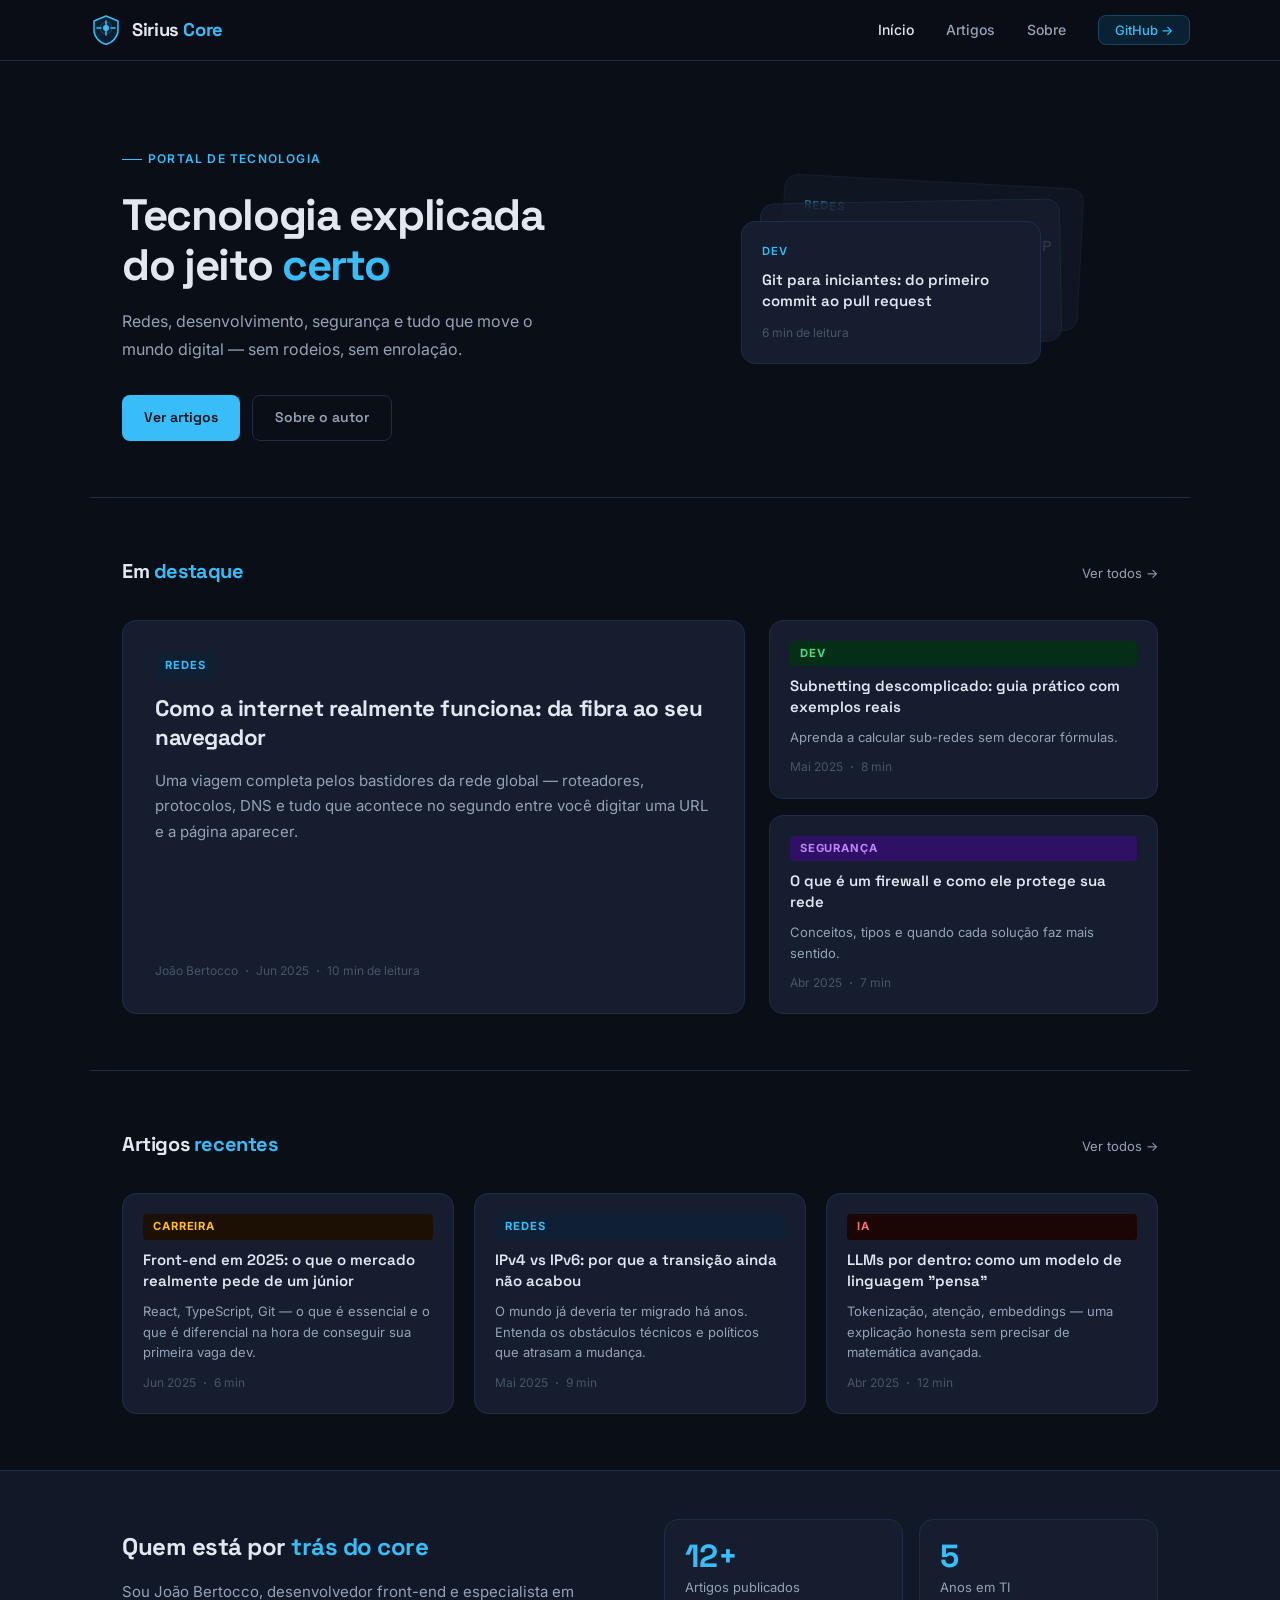
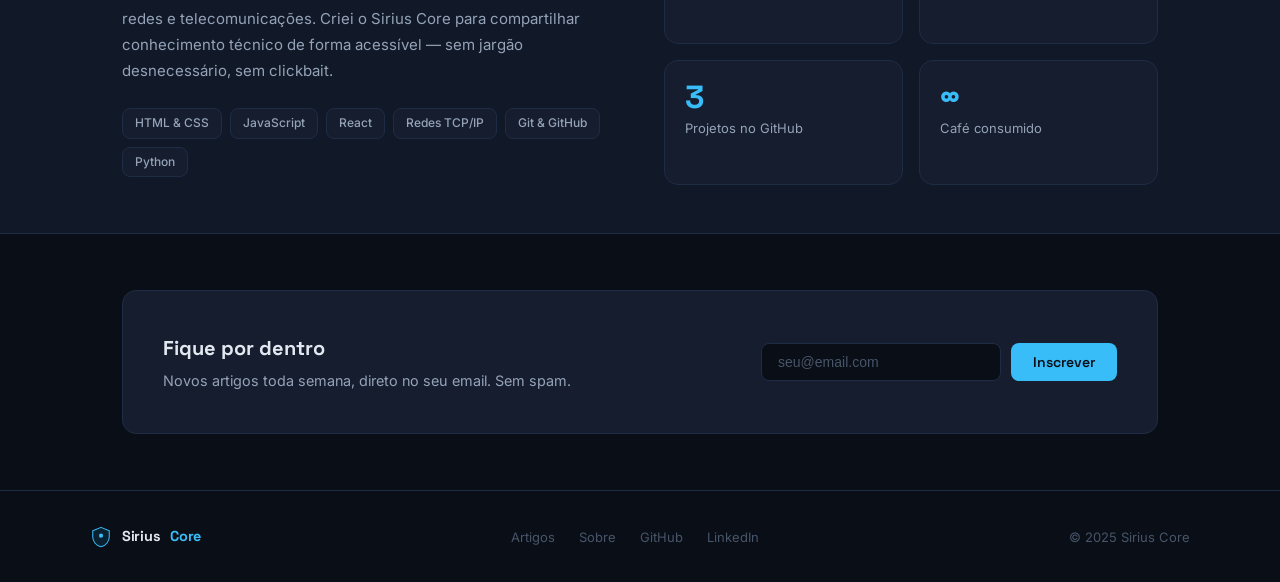
<file: index.html>
<!DOCTYPE html>
<html lang="pt-BR">
<head>
  <meta charset="UTF-8" />
  <meta name="viewport" content="width=device-width, initial-scale=1.0" />
  <title>Sirius Core — Tecnologia sem filtro</title>
  <meta name="description" content="Portal de tecnologia com análises, tutoriais e notícias sobre o universo tech. Feito por um dev apaixonado por código e redes." />
  <link rel="stylesheet" href="css/style.css" />
  <link rel="preconnect" href="https://fonts.googleapis.com" />
  <link rel="preconnect" href="https://fonts.gstatic.com" crossorigin />
</head>
<body>

  <!-- NAVBAR -->
  <nav class="navbar">
    <div class="navbar-inner">
      <a href="index.html" class="logo">
        <svg class="logo-icon" viewBox="0 0 32 32" fill="none" xmlns="http://www.w3.org/2000/svg">
          <path d="M16 2L4 7v9c0 6.6 5.1 12.8 12 14.3C22.9 28.8 28 22.6 28 16V7L16 2z" fill="#0ea5e920" stroke="#38bdf8" stroke-width="1.5" stroke-linejoin="round"/>
          <circle cx="16" cy="14" r="3" fill="#38bdf8"/>
          <path d="M16 11v-4M16 21v-4M11 14h-4M25 14h-4" stroke="#38bdf8" stroke-width="1.5" stroke-linecap="round"/>
          <circle cx="16" cy="14" r="6" stroke="#38bdf840" stroke-width="1"/>
        </svg>
        <span class="logo-text">Sirius <span>Core</span></span>
      </a>
      <ul class="nav-links">
        <li><a href="index.html" class="active">Início</a></li>
        <li><a href="artigos.html">Artigos</a></li>
        <li><a href="sobre.html">Sobre</a></li>
        <li><a href="https://github.com/JoaoBertocco" target="_blank" rel="noopener" class="nav-cta">GitHub →</a></li>
      </ul>
      <button class="nav-toggle" aria-label="Menu" onclick="document.querySelector('.nav-links').style.display = document.querySelector('.nav-links').style.display === 'flex' ? 'none' : 'flex'">
        <svg width="22" height="22" viewBox="0 0 24 24" fill="none" stroke="currentColor" stroke-width="2" stroke-linecap="round">
          <line x1="3" y1="6" x2="21" y2="6"/><line x1="3" y1="12" x2="21" y2="12"/><line x1="3" y1="18" x2="21" y2="18"/>
        </svg>
      </button>
    </div>
  </nav>

  <!-- HERO -->
  <section class="hero">
    <div class="hero-content">
      <p class="hero-eyebrow">Portal de Tecnologia</p>
      <h1>Tecnologia explicada<br>do jeito <em>certo</em></h1>
      <p class="hero-sub">Redes, desenvolvimento, segurança e tudo que move o mundo digital — sem rodeios, sem enrolação.</p>
      <div class="hero-actions">
        <a href="artigos.html" class="btn btn-primary">Ver artigos</a>
        <a href="sobre.html" class="btn btn-outline">Sobre o autor</a>
      </div>
    </div>
    <div class="hero-visual">
      <div class="hero-card-stack">
        <div class="hero-card">
          <p class="hero-card-tag">Redes</p>
          <h3>Como funciona o protocolo TCP/IP na prática</h3>
          <p class="hero-card-meta">5 min de leitura</p>
        </div>
        <div class="hero-card">
          <p class="hero-card-tag">Segurança</p>
          <h3>Subnetting: calculando máscaras de rede do zero</h3>
          <p class="hero-card-meta">8 min de leitura</p>
        </div>
        <div class="hero-card">
          <p class="hero-card-tag">Dev</p>
          <h3>Git para iniciantes: do primeiro commit ao pull request</h3>
          <p class="hero-card-meta">6 min de leitura</p>
        </div>
      </div>
    </div>
  </section>

  <div class="section-divider"><div></div></div>

  <!-- DESTAQUE -->
  <section class="section">
    <div class="section-header">
      <h2 class="section-title">Em <span>destaque</span></h2>
      <a href="artigos.html" class="see-all">Ver todos →</a>
    </div>
    <div class="featured-grid">
      <a href="artigo.html" class="article-featured">
        <span class="tag">Redes</span>
        <h2>Como a internet realmente funciona: da fibra ao seu navegador</h2>
        <p>Uma viagem completa pelos bastidores da rede global — roteadores, protocolos, DNS e tudo que acontece no segundo entre você digitar uma URL e a página aparecer.</p>
        <div class="article-meta">
          <span>João Bertocco</span>
          <span class="dot"></span>
          <span>Jun 2025</span>
          <span class="dot"></span>
          <span>10 min de leitura</span>
        </div>
      </a>
      <div class="article-sidebar">
        <a href="artigo.html" class="article-card">
          <span class="tag tag-green">Dev</span>
          <h3>Subnetting descomplicado: guia prático com exemplos reais</h3>
          <p>Aprenda a calcular sub-redes sem decorar fórmulas.</p>
          <div class="article-meta">
            <span>Mai 2025</span>
            <span class="dot"></span>
            <span>8 min</span>
          </div>
        </a>
        <a href="artigo.html" class="article-card">
          <span class="tag tag-purple">Segurança</span>
          <h3>O que é um firewall e como ele protege sua rede</h3>
          <p>Conceitos, tipos e quando cada solução faz mais sentido.</p>
          <div class="article-meta">
            <span>Abr 2025</span>
            <span class="dot"></span>
            <span>7 min</span>
          </div>
        </a>
      </div>
    </div>
  </section>

  <div class="section-divider"><div></div></div>

  <!-- RECENTES -->
  <section class="section">
    <div class="section-header">
      <h2 class="section-title">Artigos <span>recentes</span></h2>
      <a href="artigos.html" class="see-all">Ver todos →</a>
    </div>
    <div class="articles-grid">
      <a href="artigo.html" class="article-card">
        <span class="tag tag-amber">Carreira</span>
        <h3>Front-end em 2025: o que o mercado realmente pede de um júnior</h3>
        <p>React, TypeScript, Git — o que é essencial e o que é diferencial na hora de conseguir sua primeira vaga dev.</p>
        <div class="article-meta">
          <span>Jun 2025</span>
          <span class="dot"></span>
          <span>6 min</span>
        </div>
      </a>
      <a href="artigo.html" class="article-card">
        <span class="tag">Redes</span>
        <h3>IPv4 vs IPv6: por que a transição ainda não acabou</h3>
        <p>O mundo já deveria ter migrado há anos. Entenda os obstáculos técnicos e políticos que atrasam a mudança.</p>
        <div class="article-meta">
          <span>Mai 2025</span>
          <span class="dot"></span>
          <span>9 min</span>
        </div>
      </a>
      <a href="artigo.html" class="article-card">
        <span class="tag tag-red">IA</span>
        <h3>LLMs por dentro: como um modelo de linguagem "pensa"</h3>
        <p>Tokenização, atenção, embeddings — uma explicação honesta sem precisar de matemática avançada.</p>
        <div class="article-meta">
          <span>Abr 2025</span>
          <span class="dot"></span>
          <span>12 min</span>
        </div>
      </a>
    </div>
  </section>

  <!-- SOBRE STRIP -->
  <div class="sobre-strip">
    <div class="sobre-inner">
      <div>
        <h2>Quem está por <span>trás do core</span></h2>
        <p>Sou João Bertocco, desenvolvedor front-end e especialista em redes e telecomunicações. Criei o Sirius Core para compartilhar conhecimento técnico de forma acessível — sem jargão desnecessário, sem clickbait.</p>
        <div class="skills-list">
          <span class="skill-badge">HTML & CSS</span>
          <span class="skill-badge">JavaScript</span>
          <span class="skill-badge">React</span>
          <span class="skill-badge">Redes TCP/IP</span>
          <span class="skill-badge">Git & GitHub</span>
          <span class="skill-badge">Python</span>
        </div>
      </div>
      <div class="sobre-stats">
        <div class="stat-card">
          <p class="num">12+</p>
          <p class="label">Artigos publicados</p>
        </div>
        <div class="stat-card">
          <p class="num">5</p>
          <p class="label">Anos em TI</p>
        </div>
        <div class="stat-card">
          <p class="num">3</p>
          <p class="label">Projetos no GitHub</p>
        </div>
        <div class="stat-card">
          <p class="num">∞</p>
          <p class="label">Café consumido</p>
        </div>
      </div>
    </div>
  </div>

  <!-- NEWSLETTER -->
  <section class="newsletter">
    <div class="newsletter-inner">
      <div class="newsletter-text">
        <h2>Fique por dentro</h2>
        <p>Novos artigos toda semana, direto no seu email. Sem spam.</p>
      </div>
      <div class="newsletter-form">
        <input type="email" placeholder="seu@email.com" />
        <button class="btn btn-primary" type="button">Inscrever</button>
      </div>
    </div>
  </section>

  <!-- FOOTER -->
  <footer>
    <div class="footer-inner">
      <a href="index.html" class="logo" style="font-size: 0.9rem;">
        <svg class="logo-icon" style="width:22px;height:22px" viewBox="0 0 32 32" fill="none">
          <path d="M16 2L4 7v9c0 6.6 5.1 12.8 12 14.3C22.9 28.8 28 22.6 28 16V7L16 2z" fill="#0ea5e920" stroke="#38bdf8" stroke-width="1.5" stroke-linejoin="round"/>
          <circle cx="16" cy="14" r="3" fill="#38bdf8"/>
        </svg>
        Sirius <span style="color:var(--accent)">Core</span>
      </a>
      <ul class="footer-links">
        <li><a href="artigos.html">Artigos</a></li>
        <li><a href="sobre.html">Sobre</a></li>
        <li><a href="https://github.com/JoaoBertocco" target="_blank" rel="noopener">GitHub</a></li>
        <li><a href="https://linkedin.com/in/joaobertocco" target="_blank" rel="noopener">LinkedIn</a></li>
      </ul>
      <p class="footer-copy">© 2025 Sirius Core</p>
    </div>
  </footer>

</body>
</html>
</file>
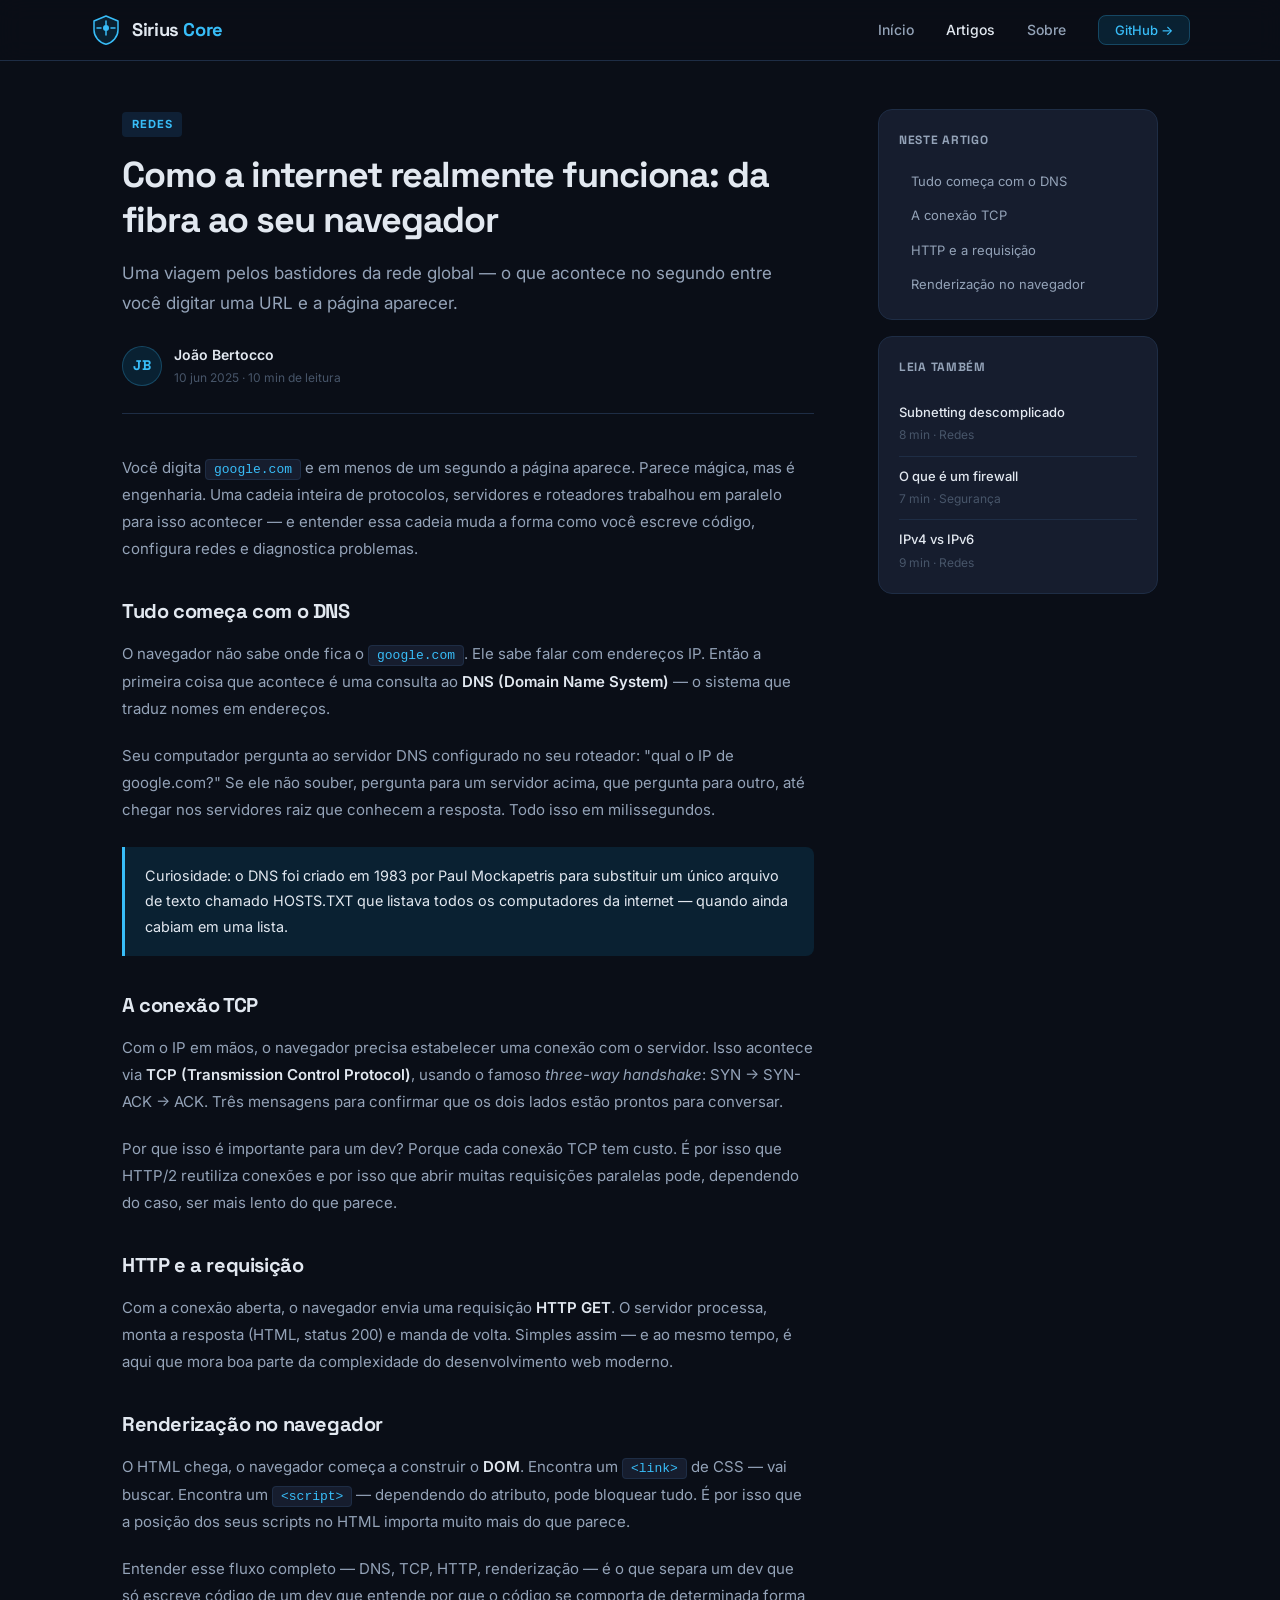
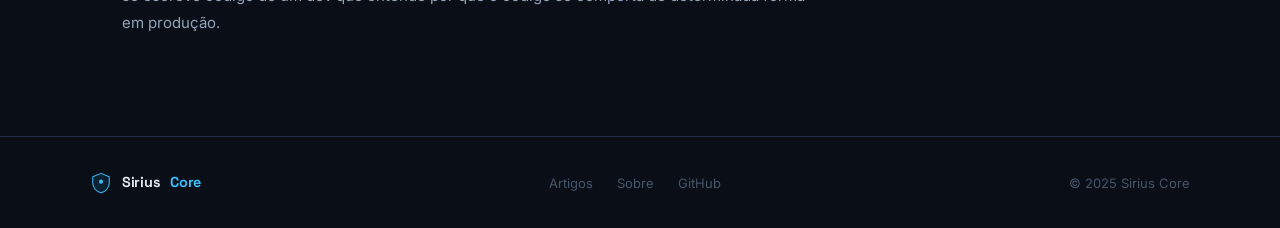
<file: artigo.html>
<!DOCTYPE html>
<html lang="pt-BR">
<head>
  <meta charset="UTF-8" />
  <meta name="viewport" content="width=device-width, initial-scale=1.0" />
  <title>Como a internet realmente funciona — Sirius Core</title>
  <link rel="stylesheet" href="css/style.css" />
  <link rel="preconnect" href="https://fonts.googleapis.com" />
  <link rel="preconnect" href="https://fonts.gstatic.com" crossorigin />
  <style>
    .article-layout {
      max-width: 1100px;
      margin: 0 auto;
      padding: 3rem 2rem 5rem;
      display: grid;
      grid-template-columns: 1fr 280px;
      gap: 4rem;
      align-items: start;
    }
    .article-header { margin-bottom: 2.5rem; }
    .article-header .tag { margin-bottom: 1rem; }
    .article-header h1 {
      font-family: var(--font-display);
      font-size: clamp(1.6rem, 3.5vw, 2.25rem);
      font-weight: 700;
      line-height: 1.25;
      letter-spacing: -0.03em;
      margin-bottom: 1rem;
    }
    .article-header .desc {
      color: var(--text-secondary);
      font-size: 1.0625rem;
      line-height: 1.75;
      margin-bottom: 1.5rem;
    }
    .article-byline {
      display: flex;
      align-items: center;
      gap: 12px;
      padding-bottom: 1.5rem;
      border-bottom: 1px solid var(--border);
    }
    .avatar {
      width: 40px;
      height: 40px;
      border-radius: 50%;
      background: var(--accent-dim);
      border: 1px solid var(--accent-border);
      display: flex;
      align-items: center;
      justify-content: center;
      font-family: var(--font-display);
      font-weight: 700;
      font-size: 0.875rem;
      color: var(--accent);
      flex-shrink: 0;
    }
    .byline-info { display: flex; flex-direction: column; gap: 2px; }
    .byline-name { font-size: 0.875rem; font-weight: 600; }
    .byline-meta { font-size: 0.75rem; color: var(--text-muted); }
    .article-body { color: var(--text-primary); }
    .article-body h2 {
      font-family: var(--font-display);
      font-size: 1.25rem;
      font-weight: 700;
      letter-spacing: -0.02em;
      margin: 2rem 0 0.75rem;
    }
    .article-body p {
      color: var(--text-secondary);
      line-height: 1.8;
      margin-bottom: 1.25rem;
      font-size: 0.9375rem;
    }
    .article-body strong { color: var(--text-primary); font-weight: 600; }
    .article-body code {
      background: var(--bg-card);
      border: 1px solid var(--border);
      color: var(--accent);
      font-size: 0.8125rem;
      padding: 2px 8px;
      border-radius: 4px;
      font-family: 'Courier New', monospace;
    }
    .callout {
      background: var(--accent-dim);
      border-left: 3px solid var(--accent);
      border-radius: 0 var(--radius) var(--radius) 0;
      padding: 1rem 1.25rem;
      margin: 1.5rem 0;
    }
    .callout p { color: var(--text-primary) !important; margin: 0 !important; font-size: 0.9rem !important; }
    .sidebar { position: sticky; top: 80px; }
    .sidebar-card {
      background: var(--bg-card);
      border: 1px solid var(--border);
      border-radius: var(--radius-lg);
      padding: 1.25rem;
      margin-bottom: 1rem;
    }
    .sidebar-card h3 {
      font-family: var(--font-display);
      font-size: 0.875rem;
      font-weight: 700;
      margin-bottom: 1rem;
      color: var(--text-secondary);
      text-transform: uppercase;
      letter-spacing: 0.06em;
      font-size: 0.75rem;
    }
    .toc-list { list-style: none; display: flex; flex-direction: column; gap: 4px; }
    .toc-list a {
      font-size: 0.8125rem;
      color: var(--text-secondary);
      display: block;
      padding: 4px 0;
      border-left: 2px solid transparent;
      padding-left: 10px;
      transition: all 0.2s;
    }
    .toc-list a:hover { color: var(--accent); border-color: var(--accent); }
    .related-article {
      display: flex;
      flex-direction: column;
      gap: 4px;
      padding: 10px 0;
      border-bottom: 1px solid var(--border);
    }
    .related-article:last-child { border-bottom: none; padding-bottom: 0; }
    .related-article h4 { font-size: 0.8125rem; font-weight: 500; line-height: 1.4; }
    .related-article span { font-size: 0.75rem; color: var(--text-muted); }
    @media (max-width: 768px) {
      .article-layout { grid-template-columns: 1fr; }
      .sidebar { display: none; }
    }
  </style>
</head>
<body>

  <nav class="navbar">
    <div class="navbar-inner">
      <a href="index.html" class="logo">
        <svg class="logo-icon" viewBox="0 0 32 32" fill="none">
          <path d="M16 2L4 7v9c0 6.6 5.1 12.8 12 14.3C22.9 28.8 28 22.6 28 16V7L16 2z" fill="#0ea5e920" stroke="#38bdf8" stroke-width="1.5" stroke-linejoin="round"/>
          <circle cx="16" cy="14" r="3" fill="#38bdf8"/>
          <path d="M16 11v-4M16 21v-4M11 14h-4M25 14h-4" stroke="#38bdf8" stroke-width="1.5" stroke-linecap="round"/>
        </svg>
        <span class="logo-text">Sirius <span>Core</span></span>
      </a>
      <ul class="nav-links">
        <li><a href="index.html">Início</a></li>
        <li><a href="artigos.html" class="active">Artigos</a></li>
        <li><a href="sobre.html">Sobre</a></li>
        <li><a href="https://github.com/JoaoBertocco" target="_blank" rel="noopener" class="nav-cta">GitHub →</a></li>
      </ul>
      <button class="nav-toggle" aria-label="Menu">
        <svg width="22" height="22" viewBox="0 0 24 24" fill="none" stroke="currentColor" stroke-width="2" stroke-linecap="round">
          <line x1="3" y1="6" x2="21" y2="6"/><line x1="3" y1="12" x2="21" y2="12"/><line x1="3" y1="18" x2="21" y2="18"/>
        </svg>
      </button>
    </div>
  </nav>

  <div class="article-layout">
    <article>
      <div class="article-header">
        <span class="tag">Redes</span>
        <h1>Como a internet realmente funciona: da fibra ao seu navegador</h1>
        <p class="desc">Uma viagem pelos bastidores da rede global — o que acontece no segundo entre você digitar uma URL e a página aparecer.</p>
        <div class="article-byline">
          <div class="avatar">JB</div>
          <div class="byline-info">
            <span class="byline-name">João Bertocco</span>
            <span class="byline-meta">10 jun 2025 · 10 min de leitura</span>
          </div>
        </div>
      </div>

      <div class="article-body">
        <p>Você digita <code>google.com</code> e em menos de um segundo a página aparece. Parece mágica, mas é engenharia. Uma cadeia inteira de protocolos, servidores e roteadores trabalhou em paralelo para isso acontecer — e entender essa cadeia muda a forma como você escreve código, configura redes e diagnostica problemas.</p>

        <h2>Tudo começa com o DNS</h2>
        <p>O navegador não sabe onde fica o <code>google.com</code>. Ele sabe falar com endereços IP. Então a primeira coisa que acontece é uma consulta ao <strong>DNS (Domain Name System)</strong> — o sistema que traduz nomes em endereços.</p>
        <p>Seu computador pergunta ao servidor DNS configurado no seu roteador: "qual o IP de google.com?" Se ele não souber, pergunta para um servidor acima, que pergunta para outro, até chegar nos servidores raiz que conhecem a resposta. Todo isso em milissegundos.</p>

        <div class="callout">
          <p>Curiosidade: o DNS foi criado em 1983 por Paul Mockapetris para substituir um único arquivo de texto chamado HOSTS.TXT que listava todos os computadores da internet — quando ainda cabiam em uma lista.</p>
        </div>

        <h2>A conexão TCP</h2>
        <p>Com o IP em mãos, o navegador precisa estabelecer uma conexão com o servidor. Isso acontece via <strong>TCP (Transmission Control Protocol)</strong>, usando o famoso <em>three-way handshake</em>: SYN → SYN-ACK → ACK. Três mensagens para confirmar que os dois lados estão prontos para conversar.</p>
        <p>Por que isso é importante para um dev? Porque cada conexão TCP tem custo. É por isso que HTTP/2 reutiliza conexões e por isso que abrir muitas requisições paralelas pode, dependendo do caso, ser mais lento do que parece.</p>

        <h2>HTTP e a requisição</h2>
        <p>Com a conexão aberta, o navegador envia uma requisição <strong>HTTP GET</strong>. O servidor processa, monta a resposta (HTML, status 200) e manda de volta. Simples assim — e ao mesmo tempo, é aqui que mora boa parte da complexidade do desenvolvimento web moderno.</p>

        <h2>Renderização no navegador</h2>
        <p>O HTML chega, o navegador começa a construir o <strong>DOM</strong>. Encontra um <code>&lt;link&gt;</code> de CSS — vai buscar. Encontra um <code>&lt;script&gt;</code> — dependendo do atributo, pode bloquear tudo. É por isso que a posição dos seus scripts no HTML importa muito mais do que parece.</p>

        <p>Entender esse fluxo completo — DNS, TCP, HTTP, renderização — é o que separa um dev que só escreve código de um dev que entende por que o código se comporta de determinada forma em produção.</p>
      </div>
    </article>

    <aside class="sidebar">
      <div class="sidebar-card">
        <h3>Neste artigo</h3>
        <ul class="toc-list">
          <li><a href="#">Tudo começa com o DNS</a></li>
          <li><a href="#">A conexão TCP</a></li>
          <li><a href="#">HTTP e a requisição</a></li>
          <li><a href="#">Renderização no navegador</a></li>
        </ul>
      </div>
      <div class="sidebar-card">
        <h3>Leia também</h3>
        <a href="artigo.html" class="related-article">
          <h4>Subnetting descomplicado</h4>
          <span>8 min · Redes</span>
        </a>
        <a href="artigo.html" class="related-article">
          <h4>O que é um firewall</h4>
          <span>7 min · Segurança</span>
        </a>
        <a href="artigo.html" class="related-article">
          <h4>IPv4 vs IPv6</h4>
          <span>9 min · Redes</span>
        </a>
      </div>
    </aside>
  </div>

  <footer>
    <div class="footer-inner">
      <a href="index.html" class="logo" style="font-size: 0.9rem;">
        <svg class="logo-icon" style="width:22px;height:22px" viewBox="0 0 32 32" fill="none">
          <path d="M16 2L4 7v9c0 6.6 5.1 12.8 12 14.3C22.9 28.8 28 22.6 28 16V7L16 2z" fill="#0ea5e920" stroke="#38bdf8" stroke-width="1.5" stroke-linejoin="round"/>
          <circle cx="16" cy="14" r="3" fill="#38bdf8"/>
        </svg>
        Sirius <span style="color:var(--accent)">Core</span>
      </a>
      <ul class="footer-links">
        <li><a href="artigos.html">Artigos</a></li>
        <li><a href="sobre.html">Sobre</a></li>
        <li><a href="https://github.com/JoaoBertocco" target="_blank" rel="noopener">GitHub</a></li>
      </ul>
      <p class="footer-copy">© 2025 Sirius Core</p>
    </div>
  </footer>

</body>
</html>
</file>
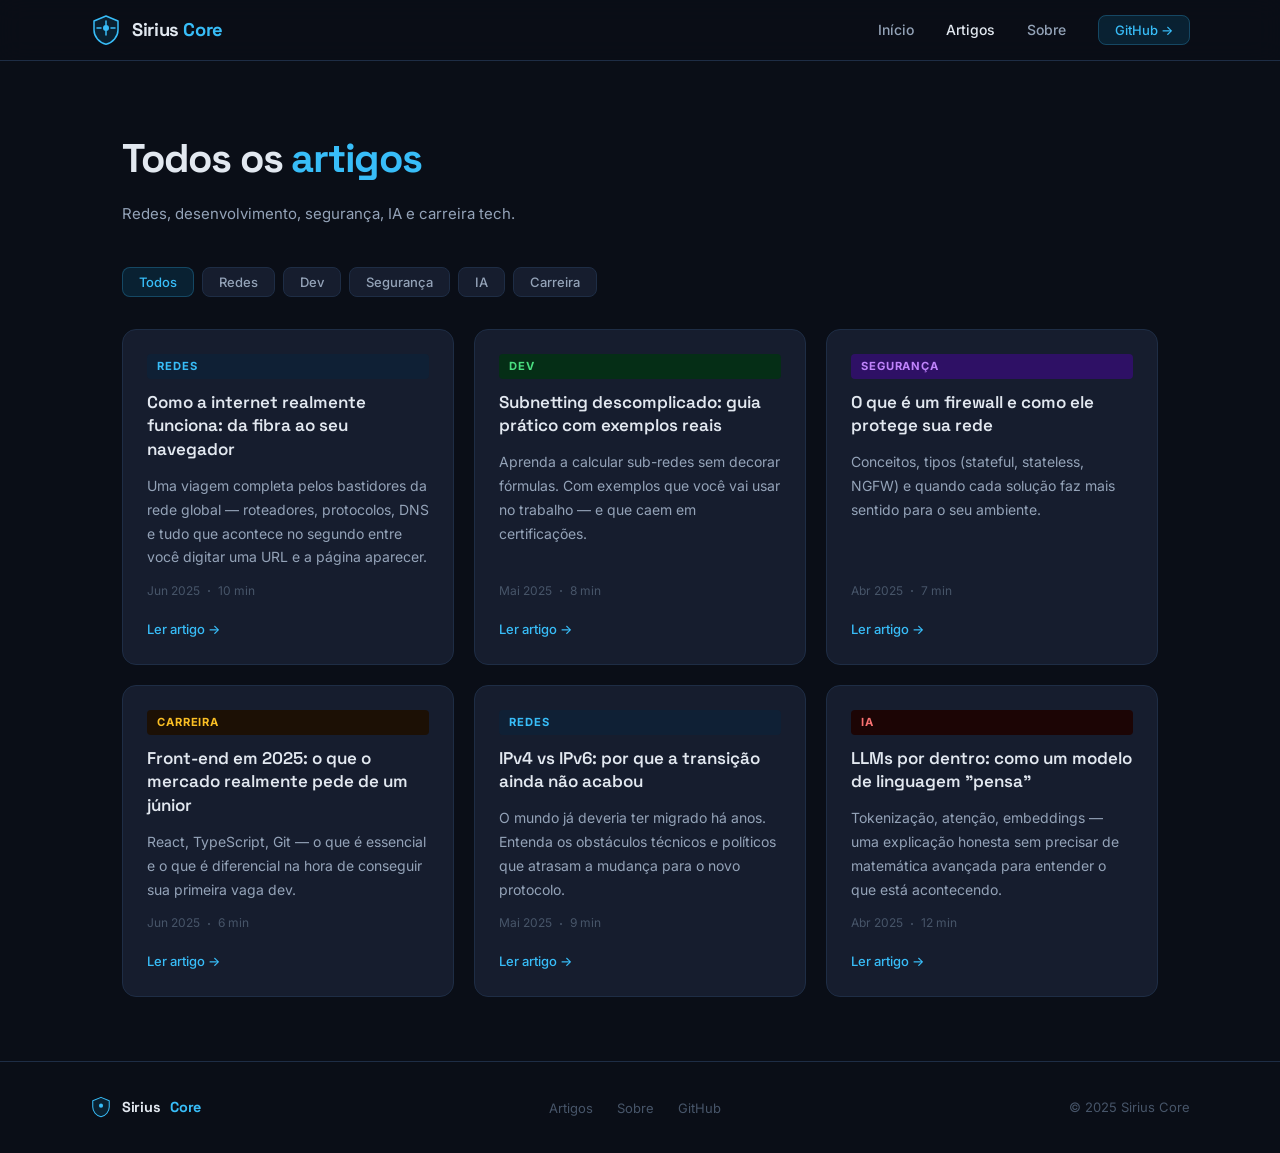
<file: artigos.html>
<!DOCTYPE html>
<html lang="pt-BR">
<head>
  <meta charset="UTF-8" />
  <meta name="viewport" content="width=device-width, initial-scale=1.0" />
  <title>Artigos — Sirius Core</title>
  <meta name="description" content="Todos os artigos do Sirius Core sobre redes, desenvolvimento, segurança e tecnologia." />
  <link rel="stylesheet" href="css/style.css" />
  <link rel="preconnect" href="https://fonts.googleapis.com" />
  <link rel="preconnect" href="https://fonts.gstatic.com" crossorigin />
  <style>
    .page-hero {
      max-width: 1100px;
      margin: 0 auto;
      padding: 4rem 2rem 2.5rem;
    }
    .page-hero h1 {
      font-family: var(--font-display);
      font-size: clamp(1.75rem, 3.5vw, 2.5rem);
      font-weight: 700;
      letter-spacing: -0.03em;
      margin-bottom: 0.5rem;
    }
    .page-hero h1 span { color: var(--accent); }
    .page-hero p { color: var(--text-secondary); font-size: 0.9375rem; }
    .filters {
      max-width: 1100px;
      margin: 0 auto;
      padding: 0 2rem 2rem;
      display: flex;
      gap: 8px;
      flex-wrap: wrap;
    }
    .filter-btn {
      background: var(--bg-card);
      border: 1px solid var(--border);
      color: var(--text-secondary);
      font-size: 0.8125rem;
      font-weight: 500;
      padding: 6px 16px;
      border-radius: var(--radius);
      cursor: pointer;
      transition: all 0.2s;
      font-family: var(--font-body);
    }
    .filter-btn:hover, .filter-btn.active {
      border-color: var(--accent-border);
      color: var(--accent);
      background: var(--accent-dim);
    }
    .articles-list {
      max-width: 1100px;
      margin: 0 auto;
      padding: 0 2rem 4rem;
      display: grid;
      grid-template-columns: repeat(auto-fit, minmax(300px, 1fr));
      gap: 1.25rem;
    }
    .article-card-lg {
      background: var(--bg-card);
      border: 1px solid var(--border);
      border-radius: var(--radius-lg);
      padding: 1.5rem;
      display: flex;
      flex-direction: column;
      gap: 0.75rem;
      transition: border-color 0.2s, background 0.2s;
    }
    .article-card-lg:hover { border-color: var(--accent-border); background: var(--bg-card-hover); }
    .article-card-lg h2 {
      font-family: var(--font-display);
      font-size: 1.0625rem;
      font-weight: 600;
      line-height: 1.4;
    }
    .article-card-lg p {
      color: var(--text-secondary);
      font-size: 0.875rem;
      line-height: 1.7;
      flex: 1;
    }
    .read-link {
      font-size: 0.8125rem;
      color: var(--accent);
      font-weight: 500;
      display: inline-flex;
      align-items: center;
      gap: 4px;
      margin-top: 4px;
    }
  </style>
</head>
<body>

  <nav class="navbar">
    <div class="navbar-inner">
      <a href="index.html" class="logo">
        <svg class="logo-icon" viewBox="0 0 32 32" fill="none">
          <path d="M16 2L4 7v9c0 6.6 5.1 12.8 12 14.3C22.9 28.8 28 22.6 28 16V7L16 2z" fill="#0ea5e920" stroke="#38bdf8" stroke-width="1.5" stroke-linejoin="round"/>
          <circle cx="16" cy="14" r="3" fill="#38bdf8"/>
          <path d="M16 11v-4M16 21v-4M11 14h-4M25 14h-4" stroke="#38bdf8" stroke-width="1.5" stroke-linecap="round"/>
        </svg>
        <span class="logo-text">Sirius <span>Core</span></span>
      </a>
      <ul class="nav-links">
        <li><a href="index.html">Início</a></li>
        <li><a href="artigos.html" class="active">Artigos</a></li>
        <li><a href="sobre.html">Sobre</a></li>
        <li><a href="https://github.com/JoaoBertocco" target="_blank" rel="noopener" class="nav-cta">GitHub →</a></li>
      </ul>
      <button class="nav-toggle" aria-label="Menu">
        <svg width="22" height="22" viewBox="0 0 24 24" fill="none" stroke="currentColor" stroke-width="2" stroke-linecap="round">
          <line x1="3" y1="6" x2="21" y2="6"/><line x1="3" y1="12" x2="21" y2="12"/><line x1="3" y1="18" x2="21" y2="18"/>
        </svg>
      </button>
    </div>
  </nav>

  <div class="page-hero">
    <h1>Todos os <span>artigos</span></h1>
    <p>Redes, desenvolvimento, segurança, IA e carreira tech.</p>
  </div>

  <div class="filters">
    <button class="filter-btn active">Todos</button>
    <button class="filter-btn">Redes</button>
    <button class="filter-btn">Dev</button>
    <button class="filter-btn">Segurança</button>
    <button class="filter-btn">IA</button>
    <button class="filter-btn">Carreira</button>
  </div>

  <div class="articles-list">

    <a href="artigo.html" class="article-card-lg">
      <span class="tag">Redes</span>
      <h2>Como a internet realmente funciona: da fibra ao seu navegador</h2>
      <p>Uma viagem completa pelos bastidores da rede global — roteadores, protocolos, DNS e tudo que acontece no segundo entre você digitar uma URL e a página aparecer.</p>
      <div class="article-meta">
        <span>Jun 2025</span><span class="dot"></span><span>10 min</span>
      </div>
      <span class="read-link">Ler artigo →</span>
    </a>

    <a href="artigo.html" class="article-card-lg">
      <span class="tag tag-green">Dev</span>
      <h2>Subnetting descomplicado: guia prático com exemplos reais</h2>
      <p>Aprenda a calcular sub-redes sem decorar fórmulas. Com exemplos que você vai usar no trabalho — e que caem em certificações.</p>
      <div class="article-meta">
        <span>Mai 2025</span><span class="dot"></span><span>8 min</span>
      </div>
      <span class="read-link">Ler artigo →</span>
    </a>

    <a href="artigo.html" class="article-card-lg">
      <span class="tag tag-purple">Segurança</span>
      <h2>O que é um firewall e como ele protege sua rede</h2>
      <p>Conceitos, tipos (stateful, stateless, NGFW) e quando cada solução faz mais sentido para o seu ambiente.</p>
      <div class="article-meta">
        <span>Abr 2025</span><span class="dot"></span><span>7 min</span>
      </div>
      <span class="read-link">Ler artigo →</span>
    </a>

    <a href="artigo.html" class="article-card-lg">
      <span class="tag tag-amber">Carreira</span>
      <h2>Front-end em 2025: o que o mercado realmente pede de um júnior</h2>
      <p>React, TypeScript, Git — o que é essencial e o que é diferencial na hora de conseguir sua primeira vaga dev.</p>
      <div class="article-meta">
        <span>Jun 2025</span><span class="dot"></span><span>6 min</span>
      </div>
      <span class="read-link">Ler artigo →</span>
    </a>

    <a href="artigo.html" class="article-card-lg">
      <span class="tag">Redes</span>
      <h2>IPv4 vs IPv6: por que a transição ainda não acabou</h2>
      <p>O mundo já deveria ter migrado há anos. Entenda os obstáculos técnicos e políticos que atrasam a mudança para o novo protocolo.</p>
      <div class="article-meta">
        <span>Mai 2025</span><span class="dot"></span><span>9 min</span>
      </div>
      <span class="read-link">Ler artigo →</span>
    </a>

    <a href="artigo.html" class="article-card-lg">
      <span class="tag tag-red">IA</span>
      <h2>LLMs por dentro: como um modelo de linguagem "pensa"</h2>
      <p>Tokenização, atenção, embeddings — uma explicação honesta sem precisar de matemática avançada para entender o que está acontecendo.</p>
      <div class="article-meta">
        <span>Abr 2025</span><span class="dot"></span><span>12 min</span>
      </div>
      <span class="read-link">Ler artigo →</span>
    </a>

  </div>

  <footer>
    <div class="footer-inner">
      <a href="index.html" class="logo" style="font-size: 0.9rem;">
        <svg class="logo-icon" style="width:22px;height:22px" viewBox="0 0 32 32" fill="none">
          <path d="M16 2L4 7v9c0 6.6 5.1 12.8 12 14.3C22.9 28.8 28 22.6 28 16V7L16 2z" fill="#0ea5e920" stroke="#38bdf8" stroke-width="1.5" stroke-linejoin="round"/>
          <circle cx="16" cy="14" r="3" fill="#38bdf8"/>
        </svg>
        Sirius <span style="color:var(--accent)">Core</span>
      </a>
      <ul class="footer-links">
        <li><a href="artigos.html">Artigos</a></li>
        <li><a href="sobre.html">Sobre</a></li>
        <li><a href="https://github.com/JoaoBertocco" target="_blank" rel="noopener">GitHub</a></li>
      </ul>
      <p class="footer-copy">© 2025 Sirius Core</p>
    </div>
  </footer>

  <script>
    document.querySelectorAll('.filter-btn').forEach(btn => {
      btn.addEventListener('click', () => {
        document.querySelectorAll('.filter-btn').forEach(b => b.classList.remove('active'));
        btn.classList.add('active');
      });
    });
  </script>

</body>
</html>
</file>
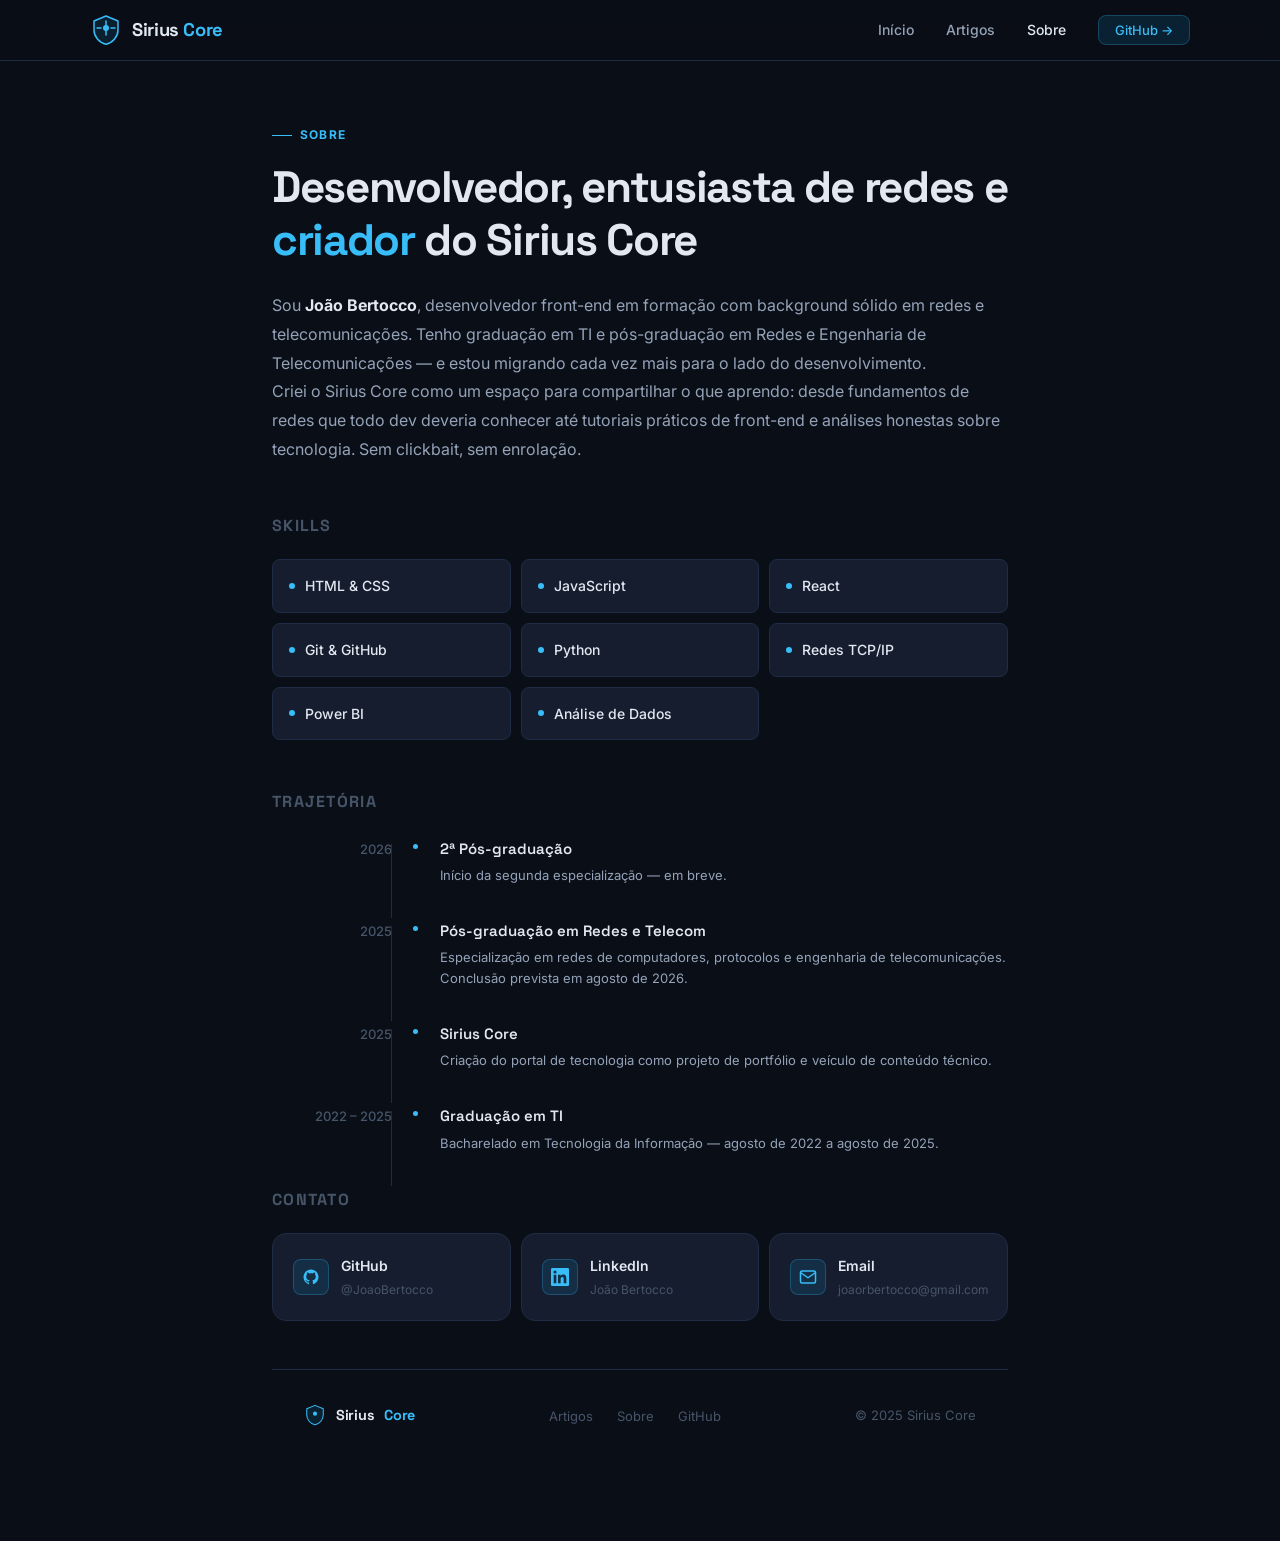
<file: sobre.html>
<!DOCTYPE html>
<html lang="pt-BR">
<head>
  <meta charset="UTF-8" />
  <meta name="viewport" content="width=device-width, initial-scale=1.0" />
  <title>Sobre — Sirius Core</title>
  <link rel="stylesheet" href="css/style.css" />
  <link rel="preconnect" href="https://fonts.googleapis.com" />
  <link rel="preconnect" href="https://fonts.gstatic.com" crossorigin />
  <style>
    .sobre-page {
      max-width: 800px;
      margin: 0 auto;
      padding: 4rem 2rem 5rem;
    }
    .sobre-page .eyebrow {
      font-size: 0.75rem;
      font-weight: 700;
      letter-spacing: 0.1em;
      text-transform: uppercase;
      color: var(--accent);
      margin-bottom: 1rem;
      display: flex;
      align-items: center;
      gap: 8px;
    }
    .sobre-page .eyebrow::before {
      content: '';
      display: block;
      width: 20px;
      height: 1px;
      background: var(--accent);
    }
    .sobre-page h1 {
      font-family: var(--font-display);
      font-size: clamp(2rem, 4vw, 2.75rem);
      font-weight: 700;
      letter-spacing: -0.03em;
      line-height: 1.2;
      margin-bottom: 1.5rem;
    }
    .sobre-page h1 span { color: var(--accent); }
    .sobre-page .bio {
      color: var(--text-secondary);
      font-size: 1rem;
      line-height: 1.8;
      margin-bottom: 3rem;
    }
    .sobre-page .bio strong { color: var(--text-primary); }
    .sobre-section-title {
      font-family: var(--font-display);
      font-size: 1rem;
      font-weight: 700;
      text-transform: uppercase;
      letter-spacing: 0.08em;
      color: var(--text-muted);
      margin-bottom: 1.25rem;
    }
    .skills-grid {
      display: grid;
      grid-template-columns: repeat(auto-fit, minmax(180px, 1fr));
      gap: 10px;
      margin-bottom: 3rem;
    }
    .skill-item {
      background: var(--bg-card);
      border: 1px solid var(--border);
      border-radius: var(--radius);
      padding: 0.875rem 1rem;
      display: flex;
      align-items: center;
      gap: 10px;
    }
    .skill-dot {
      width: 6px;
      height: 6px;
      border-radius: 50%;
      background: var(--accent);
      flex-shrink: 0;
    }
    .skill-item span { font-size: 0.875rem; font-weight: 500; }
    .timeline { display: flex; flex-direction: column; gap: 0; margin-bottom: 3rem; }
    .timeline-item {
      display: grid;
      grid-template-columns: 120px 1fr;
      gap: 1.5rem;
      padding-bottom: 2rem;
      position: relative;
    }
    .timeline-item:not(:last-child)::before {
      content: '';
      position: absolute;
      left: 119px;
      top: 8px;
      bottom: 0;
      width: 1px;
      background: var(--border);
    }
    .timeline-year {
      font-size: 0.8125rem;
      color: var(--text-muted);
      font-weight: 500;
      padding-top: 2px;
      text-align: right;
    }
    .timeline-content { padding-left: 1.5rem; position: relative; }
    .timeline-content::before {
      content: '';
      position: absolute;
      left: -5px;
      top: 6px;
      width: 9px;
      height: 9px;
      border-radius: 50%;
      background: var(--accent);
      border: 2px solid var(--bg);
    }
    .timeline-content h3 {
      font-family: var(--font-display);
      font-size: 0.9375rem;
      font-weight: 600;
      margin-bottom: 4px;
    }
    .timeline-content p {
      font-size: 0.8125rem;
      color: var(--text-secondary);
      line-height: 1.6;
    }
    .contact-grid {
      display: grid;
      grid-template-columns: repeat(auto-fit, minmax(200px, 1fr));
      gap: 10px;
    }
    .contact-link {
      background: var(--bg-card);
      border: 1px solid var(--border);
      border-radius: var(--radius-lg);
      padding: 1.25rem;
      display: flex;
      align-items: center;
      gap: 12px;
      transition: border-color 0.2s;
    }
    .contact-link:hover { border-color: var(--accent-border); }
    .contact-icon {
      width: 36px;
      height: 36px;
      border-radius: var(--radius);
      background: var(--accent-dim);
      border: 1px solid var(--accent-border);
      display: flex;
      align-items: center;
      justify-content: center;
      flex-shrink: 0;
    }
    .contact-info { display: flex; flex-direction: column; gap: 2px; }
    .contact-info strong { font-size: 0.875rem; font-weight: 600; }
    .contact-info span { font-size: 0.75rem; color: var(--text-muted); }
  </style>
</head>
<body>

  <nav class="navbar">
    <div class="navbar-inner">
      <a href="index.html" class="logo">
        <svg class="logo-icon" viewBox="0 0 32 32" fill="none">
          <path d="M16 2L4 7v9c0 6.6 5.1 12.8 12 14.3C22.9 28.8 28 22.6 28 16V7L16 2z" fill="#0ea5e920" stroke="#38bdf8" stroke-width="1.5" stroke-linejoin="round"/>
          <circle cx="16" cy="14" r="3" fill="#38bdf8"/>
          <path d="M16 11v-4M16 21v-4M11 14h-4M25 14h-4" stroke="#38bdf8" stroke-width="1.5" stroke-linecap="round"/>
        </svg>
        <span class="logo-text">Sirius <span>Core</span></span>
      </a>
      <ul class="nav-links">
        <li><a href="index.html">Início</a></li>
        <li><a href="artigos.html">Artigos</a></li>
        <li><a href="sobre.html" class="active">Sobre</a></li>
        <li><a href="https://github.com/JoaoBertocco" target="_blank" rel="noopener" class="nav-cta">GitHub →</a></li>
      </ul>
      <button class="nav-toggle" aria-label="Menu">
        <svg width="22" height="22" viewBox="0 0 24 24" fill="none" stroke="currentColor" stroke-width="2" stroke-linecap="round">
          <line x1="3" y1="6" x2="21" y2="6"/><line x1="3" y1="12" x2="21" y2="12"/><line x1="3" y1="18" x2="21" y2="18"/>
        </svg>
      </button>
    </div>
  </nav>

  <div class="sobre-page">
    <p class="eyebrow">Sobre</p>
    <h1>Desenvolvedor, entusiasta de redes e <span>criador</span> do Sirius Core</h1>
    <div class="bio">
      <p>Sou <strong>João Bertocco</strong>, desenvolvedor front-end em formação com background sólido em redes e telecomunicações. Tenho graduação em TI e pós-graduação em Redes e Engenharia de Telecomunicações — e estou migrando cada vez mais para o lado do desenvolvimento.</p>
      <p>Criei o Sirius Core como um espaço para compartilhar o que aprendo: desde fundamentos de redes que todo dev deveria conhecer até tutoriais práticos de front-end e análises honestas sobre tecnologia. Sem clickbait, sem enrolação.</p>
    </div>

    <p class="sobre-section-title">Skills</p>
    <div class="skills-grid">
      <div class="skill-item"><span class="skill-dot"></span><span>HTML & CSS</span></div>
      <div class="skill-item"><span class="skill-dot"></span><span>JavaScript</span></div>
      <div class="skill-item"><span class="skill-dot"></span><span>React</span></div>
      <div class="skill-item"><span class="skill-dot"></span><span>Git & GitHub</span></div>
      <div class="skill-item"><span class="skill-dot"></span><span>Python</span></div>
      <div class="skill-item"><span class="skill-dot"></span><span>Redes TCP/IP</span></div>
      <div class="skill-item"><span class="skill-dot"></span><span>Power BI</span></div>
      <div class="skill-item"><span class="skill-dot"></span><span>Análise de Dados</span></div>
    </div>

    <p class="sobre-section-title">Trajetória</p>
    <div class="timeline">
<div class="timeline-item">
  <span class="timeline-year">2026</span>
  <div class="timeline-content">
    <h3>2ª Pós-graduação</h3>
    <p>Início da segunda especialização — em breve.</p>
  </div>
</div>

<div class="timeline-item">
  <span class="timeline-year">2025</span>
  <div class="timeline-content">
    <h3>Pós-graduação em Redes e Telecom</h3>
    <p>Especialização em redes de computadores, protocolos e engenharia de telecomunicações. Conclusão prevista em agosto de 2026.</p>
  </div>
</div>

<div class="timeline-item">
  <span class="timeline-year">2025</span>
  <div class="timeline-content">
    <h3>Sirius Core</h3>
    <p>Criação do portal de tecnologia como projeto de portfólio e veículo de conteúdo técnico.</p>
  </div>
</div>

<div class="timeline-item">
  <span class="timeline-year">2022 – 2025</span>
  <div class="timeline-content">
    <h3>Graduação em TI</h3>
    <p>Bacharelado em Tecnologia da Informação — agosto de 2022 a agosto de 2025.</p>
  </div>
</div>

    <p class="sobre-section-title">Contato</p>
    <div class="contact-grid">
      <a href="https://github.com/JoaoBertocco" target="_blank" rel="noopener" class="contact-link">
        <div class="contact-icon">
          <svg width="18" height="18" viewBox="0 0 24 24" fill="var(--accent)">
            <path d="M12 2C6.477 2 2 6.484 2 12.017c0 4.425 2.865 8.18 6.839 9.504.5.092.682-.217.682-.483 0-.237-.008-.868-.013-1.703-2.782.605-3.369-1.343-3.369-1.343-.454-1.158-1.11-1.466-1.11-1.466-.908-.62.069-.608.069-.608 1.003.07 1.531 1.032 1.531 1.032.892 1.53 2.341 1.088 2.91.832.092-.647.35-1.088.636-1.338-2.22-.253-4.555-1.113-4.555-4.951 0-1.093.39-1.988 1.029-2.688-.103-.253-.446-1.272.098-2.65 0 0 .84-.27 2.75 1.026A9.564 9.564 0 0112 6.844c.85.004 1.705.115 2.504.337 1.909-1.296 2.747-1.027 2.747-1.027.546 1.379.202 2.398.1 2.651.64.7 1.028 1.595 1.028 2.688 0 3.848-2.339 4.695-4.566 4.943.359.309.678.92.678 1.855 0 1.338-.012 2.419-.012 2.747 0 .268.18.58.688.482A10.019 10.019 0 0022 12.017C22 6.484 17.522 2 12 2z"/>
          </svg>
        </div>
        <div class="contact-info">
          <strong>GitHub</strong>
          <span>@JoaoBertocco</span>
        </div>
      </a>
      <a href="https://linkedin.com/in/joaobertocco" target="_blank" rel="noopener" class="contact-link">
        <div class="contact-icon">
          <svg width="18" height="18" viewBox="0 0 24 24" fill="var(--accent)">
            <path d="M20.447 20.452h-3.554v-5.569c0-1.328-.027-3.037-1.852-3.037-1.853 0-2.136 1.445-2.136 2.939v5.667H9.351V9h3.414v1.561h.046c.477-.9 1.637-1.85 3.37-1.85 3.601 0 4.267 2.37 4.267 5.455v6.286zM5.337 7.433a2.062 2.062 0 01-2.063-2.065 2.064 2.064 0 112.063 2.065zm1.782 13.019H3.555V9h3.564v11.452zM22.225 0H1.771C.792 0 0 .774 0 1.729v20.542C0 23.227.792 24 1.771 24h20.451C23.2 24 24 23.227 24 22.271V1.729C24 .774 23.2 0 22.222 0h.003z"/>
          </svg>
        </div>
        <div class="contact-info">
          <strong>LinkedIn</strong>
          <span>João Bertocco</span>
        </div>
      </a>
      <a href="mailto:joaorbertocco@gmail.com" class="contact-link">
        <div class="contact-icon">
          <svg width="18" height="18" viewBox="0 0 24 24" fill="none" stroke="var(--accent)" stroke-width="2" stroke-linecap="round" stroke-linejoin="round">
            <path d="M4 4h16c1.1 0 2 .9 2 2v12c0 1.1-.9 2-2 2H4c-1.1 0-2-.9-2-2V6c0-1.1.9-2 2-2z"/><polyline points="22,6 12,13 2,6"/>
          </svg>
        </div>
        <div class="contact-info">
          <strong>Email</strong>
          <span>joaorbertocco@gmail.com</span>
        </div>
      </a>
    </div>
  </div>

  <footer>
    <div class="footer-inner">
      <a href="index.html" class="logo" style="font-size: 0.9rem;">
        <svg class="logo-icon" style="width:22px;height:22px" viewBox="0 0 32 32" fill="none">
          <path d="M16 2L4 7v9c0 6.6 5.1 12.8 12 14.3C22.9 28.8 28 22.6 28 16V7L16 2z" fill="#0ea5e920" stroke="#38bdf8" stroke-width="1.5" stroke-linejoin="round"/>
          <circle cx="16" cy="14" r="3" fill="#38bdf8"/>
        </svg>
        Sirius <span style="color:var(--accent)">Core</span>
      </a>
      <ul class="footer-links">
        <li><a href="artigos.html">Artigos</a></li>
        <li><a href="sobre.html">Sobre</a></li>
        <li><a href="https://github.com/JoaoBertocco" target="_blank" rel="noopener">GitHub</a></li>
      </ul>
      <p class="footer-copy">© 2025 Sirius Core</p>
    </div>
  </footer>

</body>
</html>
</file>
<file: css/style.css>
@import url('https://fonts.googleapis.com/css2?family=Space+Grotesk:wght@400;500;600;700&family=Inter:wght@400;500&display=swap');

*, *::before, *::after { box-sizing: border-box; margin: 0; padding: 0; }

:root {
  --bg: #0a0e17;
  --bg-surface: #111827;
  --bg-card: #161d2e;
  --bg-card-hover: #1c2540;
  --accent: #38bdf8;
  --accent-dim: #0ea5e920;
  --accent-border: #38bdf840;
  --text-primary: #e2e8f0;
  --text-secondary: #94a3b8;
  --text-muted: #475569;
  --border: #1e2d45;
  --tag-bg: #0f2035;
  --tag-text: #38bdf8;
  --font-display: 'Space Grotesk', sans-serif;
  --font-body: 'Inter', sans-serif;
  --radius: 8px;
  --radius-lg: 14px;
}

html { scroll-behavior: smooth; }

body {
  background: var(--bg);
  color: var(--text-primary);
  font-family: var(--font-body);
  font-size: 16px;
  line-height: 1.7;
  min-height: 100vh;
}

a { color: inherit; text-decoration: none; }
img { max-width: 100%; display: block; }

/* ── NAVBAR ── */
.navbar {
  position: sticky;
  top: 0;
  z-index: 100;
  background: #0a0e17cc;
  backdrop-filter: blur(12px);
  border-bottom: 1px solid var(--border);
  padding: 0 2rem;
}

.navbar-inner {
  max-width: 1100px;
  margin: 0 auto;
  height: 60px;
  display: flex;
  align-items: center;
  justify-content: space-between;
}

.logo {
  display: flex;
  align-items: center;
  gap: 10px;
  font-family: var(--font-display);
  font-weight: 700;
  font-size: 1.15rem;
  letter-spacing: -0.02em;
}

.logo-icon {
  width: 32px;
  height: 32px;
  flex-shrink: 0;
}

.logo-text span { color: var(--accent); }

.nav-links {
  display: flex;
  align-items: center;
  gap: 2rem;
  list-style: none;
}

.nav-links a {
  font-size: 0.875rem;
  font-weight: 500;
  color: var(--text-secondary);
  transition: color 0.2s;
}

.nav-links a:hover, .nav-links a.active { color: var(--text-primary); }

.nav-cta {
  background: var(--accent-dim);
  border: 1px solid var(--accent-border);
  color: var(--accent) !important;
  padding: 6px 16px;
  border-radius: var(--radius);
  font-size: 0.8125rem !important;
  transition: background 0.2s !important;
}

.nav-cta:hover { background: #0ea5e930 !important; }

.nav-toggle { display: none; background: none; border: none; cursor: pointer; color: var(--text-primary); }

/* ── HERO ── */
.hero {
  max-width: 1100px;
  margin: 0 auto;
  padding: 5rem 2rem 3.5rem;
  display: grid;
  grid-template-columns: 1fr 1fr;
  gap: 3rem;
  align-items: center;
}

.hero-eyebrow {
  display: inline-flex;
  align-items: center;
  gap: 6px;
  font-size: 0.75rem;
  font-weight: 600;
  letter-spacing: 0.1em;
  text-transform: uppercase;
  color: var(--accent);
  margin-bottom: 1.25rem;
}

.hero-eyebrow::before {
  content: '';
  display: block;
  width: 20px;
  height: 1px;
  background: var(--accent);
}

.hero h1 {
  font-family: var(--font-display);
  font-size: clamp(2rem, 4vw, 2.75rem);
  font-weight: 700;
  line-height: 1.15;
  letter-spacing: -0.03em;
  margin-bottom: 1rem;
}

.hero h1 em {
  font-style: normal;
  color: var(--accent);
}

.hero-sub {
  color: var(--text-secondary);
  font-size: 1rem;
  max-width: 420px;
  margin-bottom: 2rem;
  line-height: 1.75;
}

.hero-actions { display: flex; gap: 12px; flex-wrap: wrap; }

.btn {
  display: inline-flex;
  align-items: center;
  gap: 8px;
  padding: 10px 22px;
  border-radius: var(--radius);
  font-family: var(--font-display);
  font-size: 0.875rem;
  font-weight: 600;
  cursor: pointer;
  transition: all 0.2s;
  border: none;
}

.btn-primary {
  background: var(--accent);
  color: #0a0e17;
}

.btn-primary:hover { background: #7dd3fc; }

.btn-outline {
  background: transparent;
  border: 1px solid var(--border);
  color: var(--text-secondary);
}

.btn-outline:hover { border-color: var(--accent-border); color: var(--text-primary); }

.hero-visual {
  display: flex;
  justify-content: center;
  align-items: center;
}

.hero-card-stack { position: relative; width: 340px; height: 220px; }

.hero-card {
  position: absolute;
  width: 300px;
  background: var(--bg-card);
  border: 1px solid var(--border);
  border-radius: var(--radius-lg);
  padding: 1.25rem;
}

.hero-card:nth-child(1) { top: 0; right: 0; transform: rotate(3deg); opacity: 0.5; }
.hero-card:nth-child(2) { top: 20px; right: 20px; transform: rotate(-1deg); opacity: 0.75; }
.hero-card:nth-child(3) { top: 40px; right: 40px; z-index: 3; }

.hero-card-tag {
  font-size: 0.7rem;
  font-weight: 600;
  text-transform: uppercase;
  letter-spacing: 0.08em;
  color: var(--accent);
  margin-bottom: 0.5rem;
}

.hero-card h3 {
  font-family: var(--font-display);
  font-size: 0.9375rem;
  font-weight: 600;
  line-height: 1.4;
  margin-bottom: 0.75rem;
}

.hero-card-meta {
  font-size: 0.75rem;
  color: var(--text-muted);
  display: flex;
  align-items: center;
  gap: 4px;
}

/* ── DIVIDER ── */
.section-divider {
  max-width: 1100px;
  margin: 0 auto;
  padding: 0 2rem;
  border-top: 1px solid var(--border);
}

/* ── SECTION ── */
.section {
  max-width: 1100px;
  margin: 0 auto;
  padding: 3.5rem 2rem;
}

.section-header {
  display: flex;
  align-items: baseline;
  justify-content: space-between;
  margin-bottom: 2rem;
}

.section-title {
  font-family: var(--font-display);
  font-size: 1.25rem;
  font-weight: 700;
  letter-spacing: -0.02em;
}

.section-title span { color: var(--accent); }

.see-all {
  font-size: 0.8125rem;
  color: var(--text-secondary);
  display: flex;
  align-items: center;
  gap: 4px;
  transition: color 0.2s;
}

.see-all:hover { color: var(--accent); }

/* ── FEATURED ARTICLE ── */
.featured-grid {
  display: grid;
  grid-template-columns: 1.6fr 1fr;
  gap: 1.5rem;
}

.article-featured {
  background: var(--bg-card);
  border: 1px solid var(--border);
  border-radius: var(--radius-lg);
  padding: 2rem;
  display: flex;
  flex-direction: column;
  gap: 1rem;
  transition: border-color 0.2s;
}

.article-featured:hover { border-color: var(--accent-border); }

.article-featured .tag {
  align-self: flex-start;
}

.article-featured h2 {
  font-family: var(--font-display);
  font-size: 1.4rem;
  font-weight: 700;
  line-height: 1.3;
  letter-spacing: -0.02em;
}

.article-featured p {
  color: var(--text-secondary);
  font-size: 0.9375rem;
  line-height: 1.7;
  flex: 1;
}

.article-sidebar { display: flex; flex-direction: column; gap: 1rem; }

/* ── ARTICLE CARD ── */
.article-card {
  background: var(--bg-card);
  border: 1px solid var(--border);
  border-radius: var(--radius-lg);
  padding: 1.25rem;
  display: flex;
  flex-direction: column;
  gap: 0.6rem;
  transition: border-color 0.2s, background 0.2s;
  flex: 1;
}

.article-card:hover { border-color: var(--accent-border); background: var(--bg-card-hover); }

.article-card h3 {
  font-family: var(--font-display);
  font-size: 0.9375rem;
  font-weight: 600;
  line-height: 1.4;
}

.article-card p {
  color: var(--text-secondary);
  font-size: 0.8125rem;
  line-height: 1.6;
  flex: 1;
}

/* ── GRID DE ARTIGOS ── */
.articles-grid {
  display: grid;
  grid-template-columns: repeat(auto-fit, minmax(300px, 1fr));
  gap: 1.25rem;
}

/* ── TAG ── */
.tag {
  display: inline-flex;
  align-items: center;
  gap: 4px;
  background: var(--tag-bg);
  color: var(--tag-text);
  font-size: 0.7rem;
  font-weight: 700;
  text-transform: uppercase;
  letter-spacing: 0.08em;
  padding: 3px 10px;
  border-radius: 4px;
}

.tag-green { background: #052e16; color: #4ade80; }
.tag-purple { background: #2e1065; color: #c084fc; }
.tag-amber { background: #1c1005; color: #fbbf24; }
.tag-red { background: #1c0505; color: #f87171; }

/* ── META ── */
.article-meta {
  display: flex;
  align-items: center;
  gap: 8px;
  font-size: 0.75rem;
  color: var(--text-muted);
  margin-top: auto;
}

.article-meta .dot { width: 2px; height: 2px; background: var(--text-muted); border-radius: 50%; }

/* ── SOBRE STRIP ── */
.sobre-strip {
  background: var(--bg-surface);
  border-top: 1px solid var(--border);
  border-bottom: 1px solid var(--border);
}

.sobre-inner {
  max-width: 1100px;
  margin: 0 auto;
  padding: 3rem 2rem;
  display: grid;
  grid-template-columns: 1fr 1fr;
  gap: 3rem;
  align-items: center;
}

.sobre-inner h2 {
  font-family: var(--font-display);
  font-size: 1.5rem;
  font-weight: 700;
  letter-spacing: -0.02em;
  margin-bottom: 0.75rem;
}

.sobre-inner h2 span { color: var(--accent); }

.sobre-inner p {
  color: var(--text-secondary);
  font-size: 0.9375rem;
  margin-bottom: 1.5rem;
  line-height: 1.75;
}

.skills-list {
  display: flex;
  flex-wrap: wrap;
  gap: 8px;
}

.skill-badge {
  background: var(--bg-card);
  border: 1px solid var(--border);
  color: var(--text-secondary);
  font-size: 0.75rem;
  font-weight: 500;
  padding: 4px 12px;
  border-radius: var(--radius);
}

.sobre-stats {
  display: grid;
  grid-template-columns: 1fr 1fr;
  gap: 1rem;
}

.stat-card {
  background: var(--bg-card);
  border: 1px solid var(--border);
  border-radius: var(--radius-lg);
  padding: 1.25rem;
}

.stat-card .num {
  font-family: var(--font-display);
  font-size: 2rem;
  font-weight: 700;
  color: var(--accent);
  line-height: 1;
  margin-bottom: 4px;
}

.stat-card .label {
  font-size: 0.8125rem;
  color: var(--text-secondary);
}

/* ── NEWSLETTER ── */
.newsletter {
  max-width: 1100px;
  margin: 0 auto;
  padding: 3.5rem 2rem;
}

.newsletter-inner {
  background: var(--bg-card);
  border: 1px solid var(--border);
  border-radius: var(--radius-lg);
  padding: 2.5rem;
  display: flex;
  align-items: center;
  justify-content: space-between;
  gap: 2rem;
}

.newsletter-text h2 {
  font-family: var(--font-display);
  font-size: 1.25rem;
  font-weight: 700;
  margin-bottom: 0.25rem;
}

.newsletter-text p { color: var(--text-secondary); font-size: 0.9rem; }

.newsletter-form {
  display: flex;
  gap: 10px;
  flex-shrink: 0;
}

.newsletter-form input {
  background: var(--bg);
  border: 1px solid var(--border);
  border-radius: var(--radius);
  color: var(--text-primary);
  font-size: 0.875rem;
  padding: 9px 16px;
  width: 240px;
  outline: none;
  transition: border-color 0.2s;
}

.newsletter-form input:focus { border-color: var(--accent-border); }
.newsletter-form input::placeholder { color: var(--text-muted); }

/* ── FOOTER ── */
footer {
  border-top: 1px solid var(--border);
  padding: 2rem;
}

.footer-inner {
  max-width: 1100px;
  margin: 0 auto;
  display: flex;
  align-items: center;
  justify-content: space-between;
  gap: 1rem;
}

.footer-links {
  display: flex;
  gap: 1.5rem;
  list-style: none;
}

.footer-links a {
  font-size: 0.8125rem;
  color: var(--text-muted);
  transition: color 0.2s;
}

.footer-links a:hover { color: var(--text-secondary); }

.footer-copy {
  font-size: 0.8125rem;
  color: var(--text-muted);
}

/* ── RESPONSIVO ── */
@media (max-width: 768px) {
  .hero { grid-template-columns: 1fr; padding: 3rem 1.25rem 2rem; }
  .hero-visual { display: none; }
  .featured-grid { grid-template-columns: 1fr; }
  .sobre-inner { grid-template-columns: 1fr; }
  .newsletter-inner { flex-direction: column; align-items: flex-start; }
  .newsletter-form { width: 100%; }
  .newsletter-form input { flex: 1; width: auto; }
  .footer-inner { flex-direction: column; align-items: flex-start; }
  .nav-links { display: none; }
  .nav-toggle { display: block; }
}
</file>
